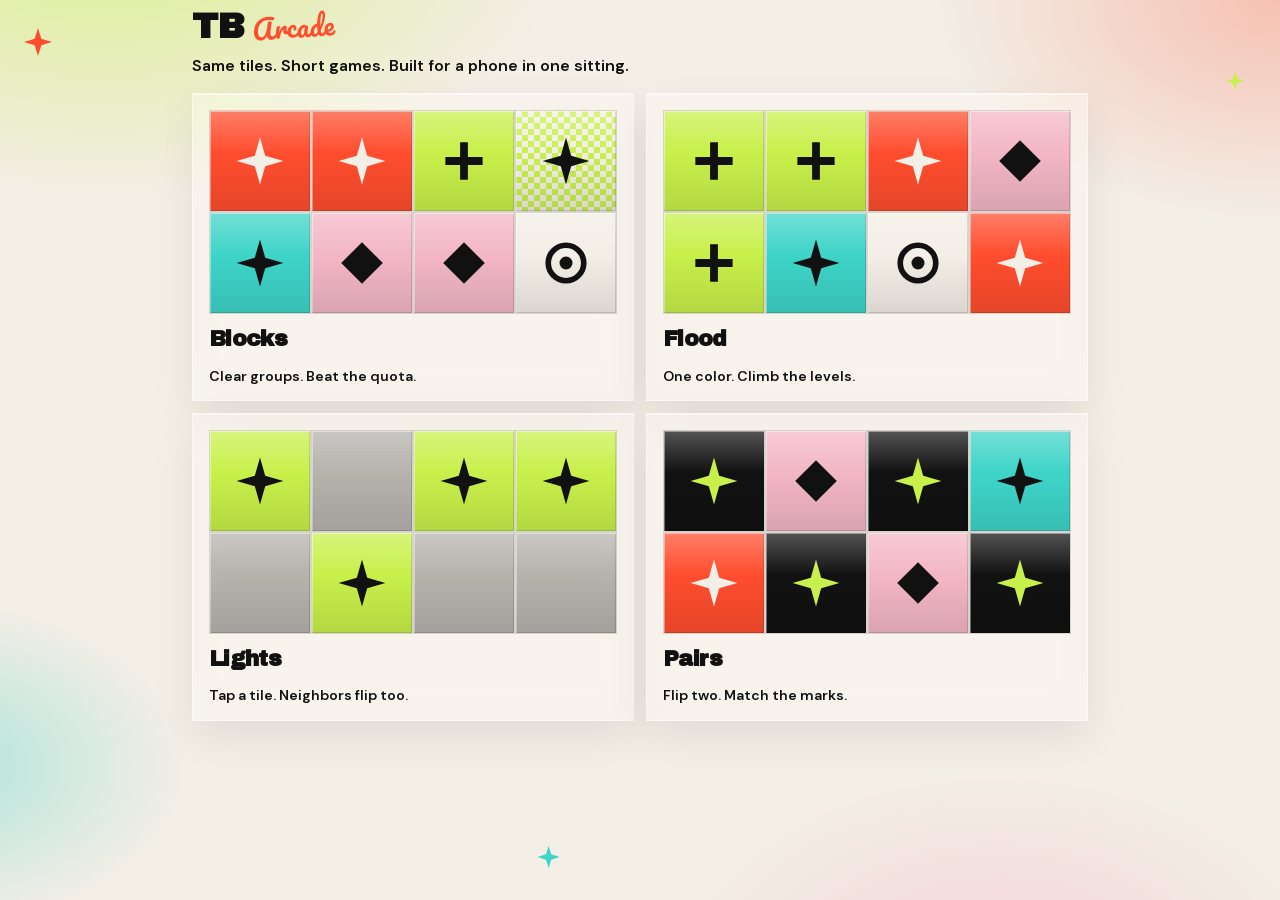
<file: index.html>
<!DOCTYPE html>
<html lang="en">
  <head>
    <meta charset="UTF-8" />
    <meta name="viewport" content="width=device-width, initial-scale=1, maximum-scale=1, viewport-fit=cover" />
    <title>TB Arcade</title>
    <meta name="description" content="Short color-tile games: Blocks, Flood, Lights, and Pairs." />
    <meta name="theme-color" content="#f3eee6" />
    <meta name="apple-mobile-web-app-capable" content="yes" />
    <meta name="apple-mobile-web-app-status-bar-style" content="black-translucent" />
    <meta name="apple-mobile-web-app-title" content="TB Arcade" />
    <meta name="mobile-web-app-capable" content="yes" />
    <link rel="stylesheet" href="css/style.css?v=6" />
    <link rel="icon" href="favicon.svg" type="image/svg+xml" />
    <link rel="icon" href="favicon-32.png" type="image/png" sizes="32x32" />
    <link rel="apple-touch-icon" href="apple-touch-icon.png" />
  </head>
  <body class="lobby">
    <div class="sparkle sparkle-a" aria-hidden="true"></div>
    <div class="sparkle sparkle-b" aria-hidden="true"></div>
    <div class="sparkle sparkle-c" aria-hidden="true"></div>

    <div class="app">
      <header class="top">
        <h1 class="logo">
          <span class="logo-strong">TB</span>
          <span class="logo-script">Arcade</span>
        </h1>
      </header>

      <p class="lobby-copy">Same tiles. Short games. Built for a phone in one sitting.</p>

      <nav class="arcade" aria-label="Games">
        <a class="game-card" href="blocks.html">
          <div class="mini" style="--cols: 4; --rows: 2">
            <span class="block c1" style="--r: 0; --c: 0"><span class="face"></span></span>
            <span class="block c1" style="--r: 0; --c: 1"><span class="face"></span></span>
            <span class="block c2" style="--r: 0; --c: 2"><span class="face"></span></span>
            <span class="block mixer" style="--r: 0; --c: 3"><span class="face"></span></span>
            <span class="block c5" style="--r: 1; --c: 0"><span class="face"></span></span>
            <span class="block c3" style="--r: 1; --c: 1"><span class="face"></span></span>
            <span class="block c3" style="--r: 1; --c: 2"><span class="face"></span></span>
            <span class="block c4" style="--r: 1; --c: 3"><span class="face"></span></span>
          </div>
          <h2>Blocks</h2>
          <p>Clear groups. Beat the quota.</p>
        </a>

        <a class="game-card" href="flood.html">
          <div class="mini" style="--cols: 4; --rows: 2">
            <span class="block c2" style="--r: 0; --c: 0"><span class="face"></span></span>
            <span class="block c2" style="--r: 0; --c: 1"><span class="face"></span></span>
            <span class="block c1" style="--r: 0; --c: 2"><span class="face"></span></span>
            <span class="block c3" style="--r: 0; --c: 3"><span class="face"></span></span>
            <span class="block c2" style="--r: 1; --c: 0"><span class="face"></span></span>
            <span class="block c5" style="--r: 1; --c: 1"><span class="face"></span></span>
            <span class="block c4" style="--r: 1; --c: 2"><span class="face"></span></span>
            <span class="block c1" style="--r: 1; --c: 3"><span class="face"></span></span>
          </div>
          <h2>Flood</h2>
          <p>One color. Climb the levels.</p>
        </a>

        <a class="game-card" href="lights.html">
          <div class="mini" style="--cols: 4; --rows: 2">
            <span class="block on" style="--r: 0; --c: 0"><span class="face"></span></span>
            <span class="block off" style="--r: 0; --c: 1"><span class="face"></span></span>
            <span class="block on" style="--r: 0; --c: 2"><span class="face"></span></span>
            <span class="block on" style="--r: 0; --c: 3"><span class="face"></span></span>
            <span class="block off" style="--r: 1; --c: 0"><span class="face"></span></span>
            <span class="block on" style="--r: 1; --c: 1"><span class="face"></span></span>
            <span class="block off" style="--r: 1; --c: 2"><span class="face"></span></span>
            <span class="block off" style="--r: 1; --c: 3"><span class="face"></span></span>
          </div>
          <h2>Lights</h2>
          <p>Tap a tile. Neighbors flip too.</p>
        </a>

        <a class="game-card" href="pairs.html">
          <div class="mini" style="--cols: 4; --rows: 2">
            <span class="block down" style="--r: 0; --c: 0"><span class="face"></span></span>
            <span class="block c3" style="--r: 0; --c: 1"><span class="face"></span></span>
            <span class="block down" style="--r: 0; --c: 2"><span class="face"></span></span>
            <span class="block c5" style="--r: 0; --c: 3"><span class="face"></span></span>
            <span class="block c1" style="--r: 1; --c: 0"><span class="face"></span></span>
            <span class="block down" style="--r: 1; --c: 1"><span class="face"></span></span>
            <span class="block c3" style="--r: 1; --c: 2"><span class="face"></span></span>
            <span class="block down" style="--r: 1; --c: 3"><span class="face"></span></span>
          </div>
          <h2>Pairs</h2>
          <p>Flip two. Match the marks.</p>
        </a>
      </nav>
    </div>
  </body>
</html>
</file>
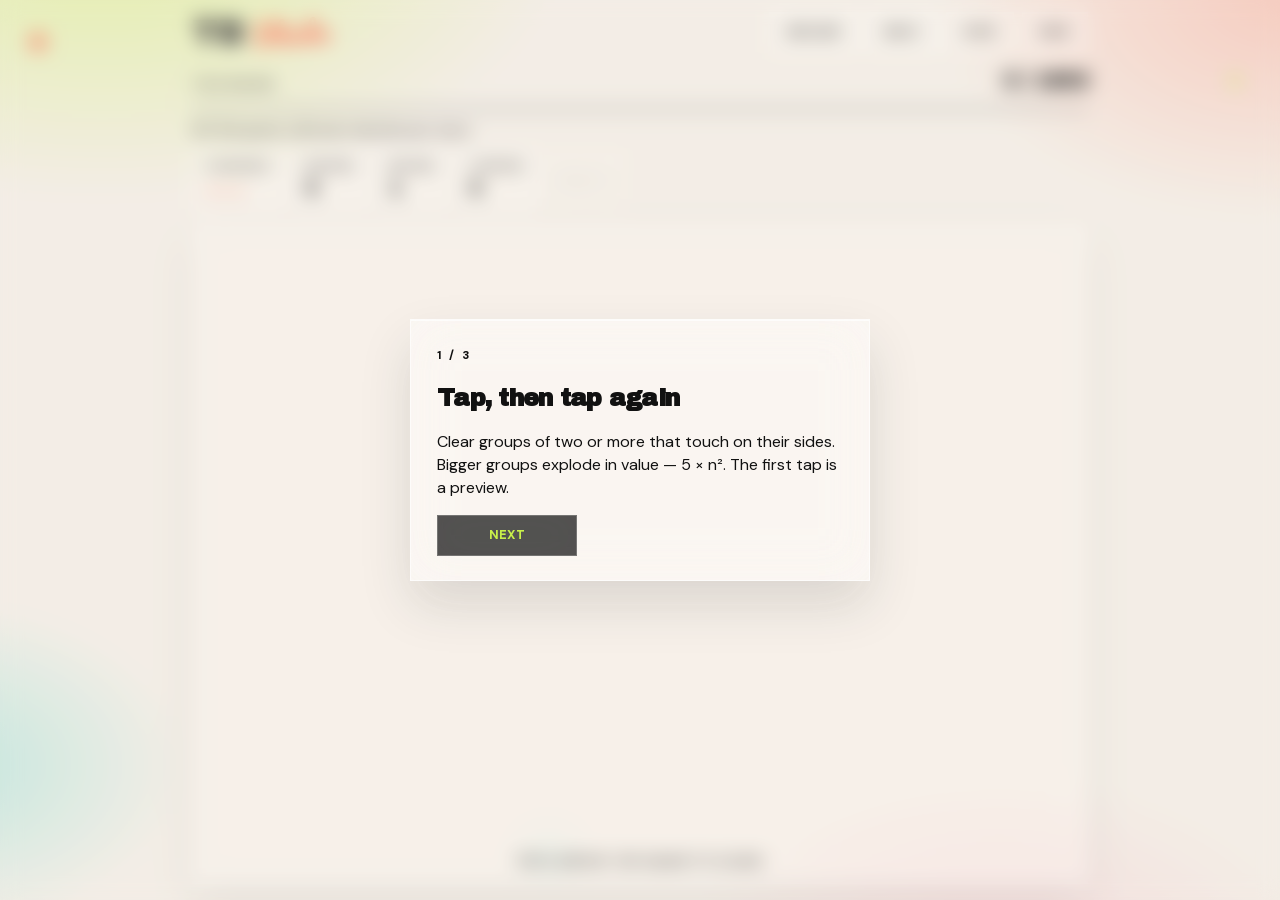
<file: blocks.html>
<!DOCTYPE html>
<html lang="en">
  <head>
    <meta charset="UTF-8" />
    <meta name="viewport" content="width=device-width, initial-scale=1, maximum-scale=1, viewport-fit=cover" />
    <title>TB Blocks</title>
    <meta name="description" content="TB Blocks — a SameGame-style color puzzle." />
    <meta name="theme-color" content="#f3eee6" />
    <meta name="apple-mobile-web-app-capable" content="yes" />
    <meta name="apple-mobile-web-app-status-bar-style" content="black-translucent" />
    <meta name="apple-mobile-web-app-title" content="TB Blocks" />
    <meta name="mobile-web-app-capable" content="yes" />
    <link rel="stylesheet" href="css/style.css?v=5" />
    <link rel="icon" href="favicon.svg" type="image/svg+xml" />
    <link rel="icon" href="favicon-32.png" type="image/png" sizes="32x32" />
    <link rel="apple-touch-icon" href="apple-touch-icon.png" />
  </head>
  <body>
    <div class="sparkle sparkle-a" aria-hidden="true"></div>
    <div class="sparkle sparkle-b" aria-hidden="true"></div>
    <div class="sparkle sparkle-c" aria-hidden="true"></div>

    <div class="app">
      <header class="top">
        <a class="logo" href="index.html" title="Arcade">
          <span class="logo-strong">TB</span>
          <span class="logo-script">Blocks</span>
        </a>
        <nav class="actions">
          <a class="ghost arcade-link" href="index.html">Arcade</a>
          <button type="button" class="ghost" id="daily-btn">Daily</button>
          <button type="button" class="ghost" id="how-btn">How</button>
          <button type="button" class="ghost" id="new-btn">New</button>
        </nav>
      </header>

      <section class="meter" aria-live="polite">
        <div class="meter-top">
          <span class="label">This board</span>
          <strong><span id="round-score">0</span> / <span id="quota">1800</span></strong>
        </div>
        <div class="meter-bar" aria-hidden="true">
          <div class="meter-fill" id="meter-fill"></div>
        </div>
        <p class="meter-note" id="meter-note">Hit the quota. Leftovers decide your stars.</p>
      </section>

      <div class="chips">
        <div class="chip" title="Charges">
          <span class="label">Charges</span>
          <div class="pips" id="charges" aria-label="3 charges"></div>
        </div>
        <div class="chip">
          <span class="label">Mixers</span>
          <strong id="mixer-count">5</strong>
        </div>
        <div class="chip">
          <span class="label">Board</span>
          <strong id="level">1</strong>
        </div>
        <div class="chip">
          <span class="label">Career</span>
          <strong id="career">0</strong>
        </div>
        <button type="button" class="chip chip-btn" id="undo-btn">Undo · 1</button>
      </div>

      <div class="stage">
        <div class="board-frame">
          <div id="board" class="board" role="grid" aria-label="TB Blocks board">
            <div id="move-chip" class="move-chip" hidden></div>
          </div>
        </div>
        <p class="hint" id="hint">Tap a group, tap again to clear.</p>
      </div>
    </div>

    <div class="toast" id="toast" hidden></div>

    <div class="modal" id="how-modal" hidden>
      <div class="sheet">
        <p class="kicker" id="how-kicker">1 / 3</p>
        <div id="how-step"></div>
        <div class="modal-actions">
          <button type="button" class="ghost" id="how-back" hidden>Back</button>
          <button type="button" class="primary" id="how-next">Next</button>
        </div>
      </div>
    </div>

    <div class="modal" id="end-modal" hidden>
      <div class="sheet">
        <p class="kicker" id="end-kicker">Board complete</p>
        <h2 id="end-title">Nice.</h2>
        <div class="stars" id="end-stars" aria-label="stars"></div>
        <dl class="results">
          <div><dt>Quota</dt><dd id="end-quota">0</dd></div>
          <div><dt>This board</dt><dd id="end-round">0</dd></div>
          <div><dt>Left on the board</dt><dd id="end-remaining">0</dd></div>
          <div><dt>Career</dt><dd id="end-total">0</dd></div>
        </dl>
        <div class="modal-actions">
          <button type="button" class="primary" id="continue-btn">Next board</button>
          <button type="button" class="primary" id="again-btn">Play again</button>
        </div>
      </div>
    </div>

    <script src="js/common.js?v=5"></script>
    <script src="js/game.js?v=5"></script>
  </body>
</html>
</file>
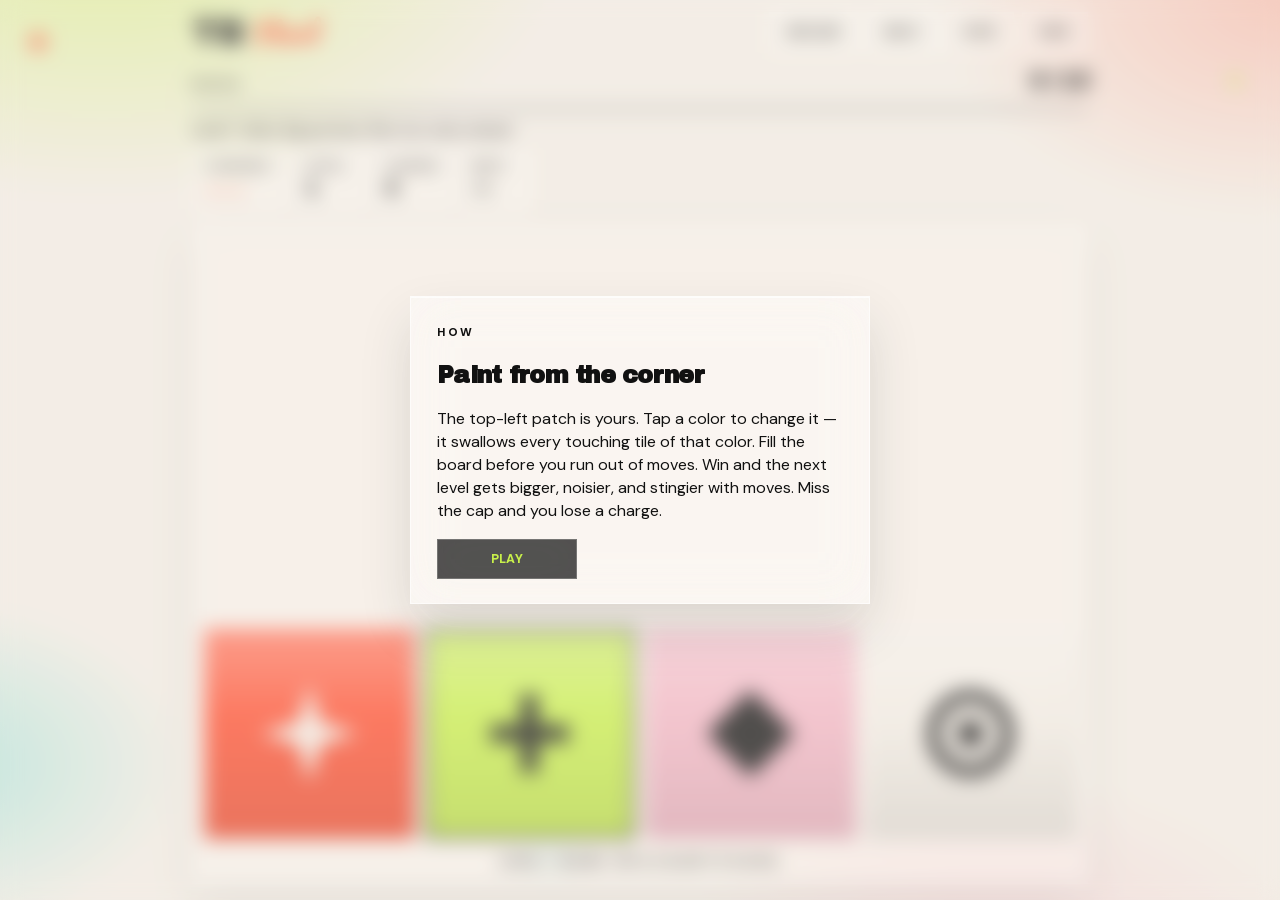
<file: flood.html>
<!DOCTYPE html>
<html lang="en">
  <head>
    <meta charset="UTF-8" />
    <meta name="viewport" content="width=device-width, initial-scale=1, maximum-scale=1, viewport-fit=cover" />
    <title>TB Flood</title>
    <meta name="description" content="Flood the board with one color before you run out of moves." />
    <meta name="theme-color" content="#f3eee6" />
    <meta name="apple-mobile-web-app-capable" content="yes" />
    <meta name="apple-mobile-web-app-status-bar-style" content="black-translucent" />
    <meta name="apple-mobile-web-app-title" content="TB Flood" />
    <meta name="mobile-web-app-capable" content="yes" />
    <link rel="stylesheet" href="css/style.css?v=6" />
    <link rel="icon" href="favicon.svg" type="image/svg+xml" />
    <link rel="icon" href="favicon-32.png" type="image/png" sizes="32x32" />
    <link rel="apple-touch-icon" href="apple-touch-icon.png" />
  </head>
  <body>
    <div class="sparkle sparkle-a" aria-hidden="true"></div>
    <div class="sparkle sparkle-b" aria-hidden="true"></div>
    <div class="sparkle sparkle-c" aria-hidden="true"></div>

    <div class="app">
      <header class="top">
        <a class="logo" href="index.html" title="Arcade">
          <span class="logo-strong">TB</span>
          <span class="logo-script">Flood</span>
        </a>
        <nav class="actions">
          <a class="ghost arcade-link" href="index.html">Arcade</a>
          <button type="button" class="ghost" id="daily-btn">Daily</button>
          <button type="button" class="ghost" id="how-btn">How</button>
          <button type="button" class="ghost" id="new-btn">New</button>
        </nav>
      </header>

      <section class="meter" aria-live="polite">
        <div class="meter-top">
          <span class="label">Moves</span>
          <strong><span id="moves">0</span> / <span id="max-moves">16</span></strong>
        </div>
        <div class="meter-bar" aria-hidden="true">
          <div class="meter-fill" id="meter-fill"></div>
        </div>
        <p class="meter-note" id="meter-note">Tap a color. The top-left region spreads.</p>
      </section>

      <div class="chips">
        <div class="chip" title="Charges">
          <span class="label">Charges</span>
          <div class="pips" id="charges" aria-label="3 charges"></div>
        </div>
        <div class="chip">
          <span class="label">Level</span>
          <strong id="level">1</strong>
        </div>
        <div class="chip">
          <span class="label">Career</span>
          <strong id="career">0</strong>
        </div>
        <div class="chip">
          <span class="label">Best</span>
          <strong id="best">—</strong>
        </div>
      </div>

      <div class="stage">
        <div class="board-frame">
          <div id="board" class="board" role="grid" aria-label="Flood board"></div>
        </div>
        <div class="palette" id="palette" aria-label="Colors"></div>
        <p class="hint" id="hint">Tap a color to flood from the top-left.</p>
      </div>
    </div>

    <div class="toast" id="toast" hidden></div>

    <div class="modal" id="how-modal" hidden>
      <div class="sheet">
        <p class="kicker">How</p>
        <h2>Paint from the corner</h2>
        <p>The top-left patch is yours. Tap a color to change it — it swallows every touching tile of that color. Fill the board before you run out of moves. Win and the next level gets bigger, noisier, and stingier with moves. Miss the cap and you lose a charge.</p>
        <div class="modal-actions">
          <button type="button" class="primary" id="how-next">Play</button>
        </div>
      </div>
    </div>

    <div class="modal" id="end-modal" hidden>
      <div class="sheet">
        <p class="kicker" id="end-kicker">Board complete</p>
        <h2 id="end-title">Nice.</h2>
        <div class="stars" id="end-stars" aria-label="stars"></div>
        <dl class="results">
          <div><dt>Level</dt><dd id="end-level">1</dd></div>
          <div><dt>Moves</dt><dd id="end-moves">0</dd></div>
          <div><dt>Leftover</dt><dd id="end-left">0</dd></div>
          <div><dt>Career</dt><dd id="end-total">0</dd></div>
        </dl>
        <div class="modal-actions">
          <button type="button" class="primary" id="continue-btn">Next board</button>
          <button type="button" class="primary" id="again-btn">Play again</button>
        </div>
      </div>
    </div>

    <script src="js/common.js?v=6"></script>
    <script src="js/flood.js?v=6"></script>
  </body>
</html>
</file>
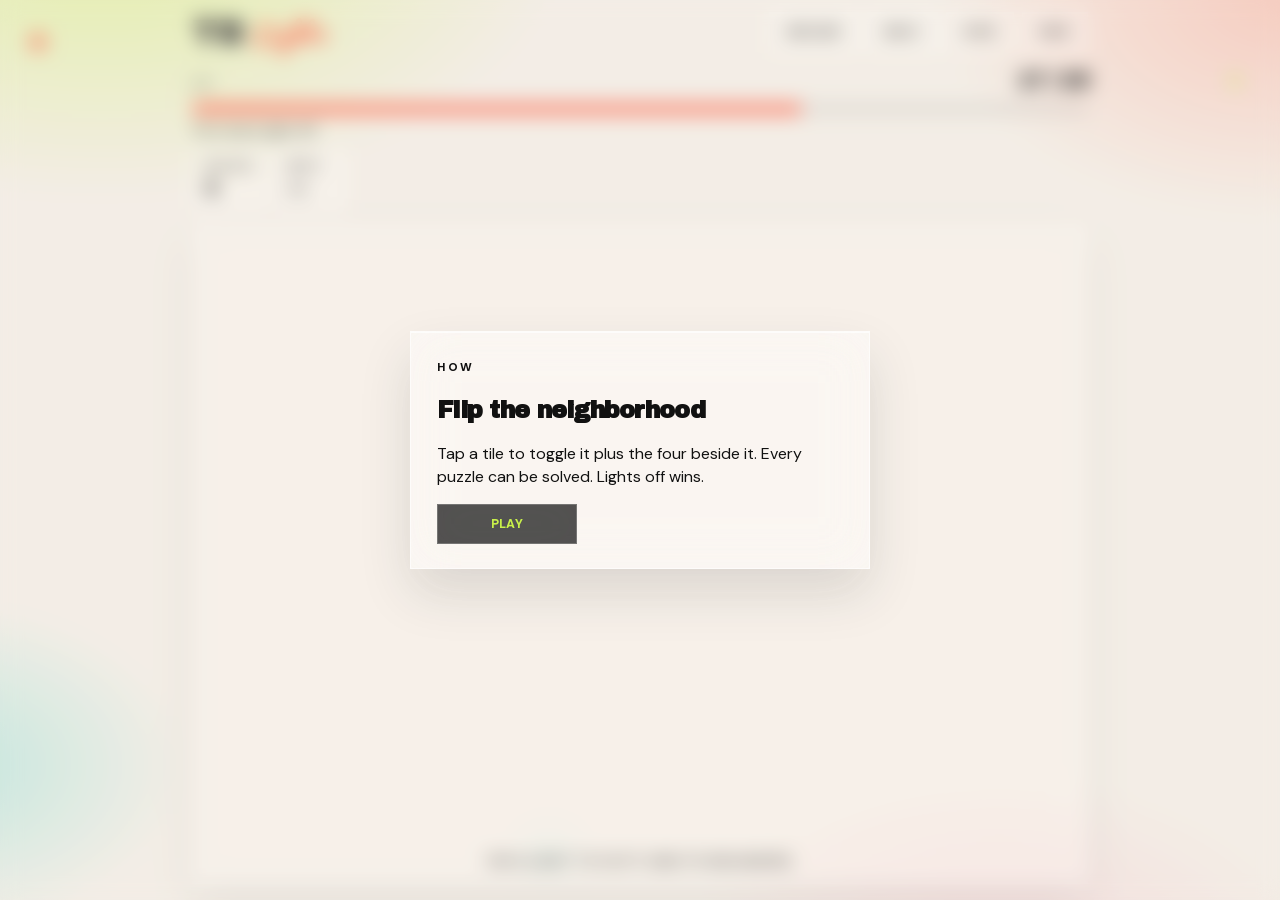
<file: lights.html>
<!DOCTYPE html>
<html lang="en">
  <head>
    <meta charset="UTF-8" />
    <meta name="viewport" content="width=device-width, initial-scale=1, maximum-scale=1, viewport-fit=cover" />
    <title>TB Lights</title>
    <meta name="description" content="Lights Out with TB tiles. Tap a light to flip it and its neighbors." />
    <meta name="theme-color" content="#f3eee6" />
    <meta name="apple-mobile-web-app-capable" content="yes" />
    <meta name="apple-mobile-web-app-status-bar-style" content="black-translucent" />
    <meta name="apple-mobile-web-app-title" content="TB Lights" />
    <meta name="mobile-web-app-capable" content="yes" />
    <link rel="stylesheet" href="css/style.css?v=5" />
    <link rel="icon" href="favicon.svg" type="image/svg+xml" />
    <link rel="icon" href="favicon-32.png" type="image/png" sizes="32x32" />
    <link rel="apple-touch-icon" href="apple-touch-icon.png" />
  </head>
  <body>
    <div class="sparkle sparkle-a" aria-hidden="true"></div>
    <div class="sparkle sparkle-b" aria-hidden="true"></div>
    <div class="sparkle sparkle-c" aria-hidden="true"></div>

    <div class="app">
      <header class="top">
        <a class="logo" href="index.html" title="Arcade">
          <span class="logo-strong">TB</span>
          <span class="logo-script">Lights</span>
        </a>
        <nav class="actions">
          <a class="ghost arcade-link" href="index.html">Arcade</a>
          <button type="button" class="ghost" id="daily-btn">Daily</button>
          <button type="button" class="ghost" id="how-btn">How</button>
          <button type="button" class="ghost" id="new-btn">New</button>
        </nav>
      </header>

      <section class="meter" aria-live="polite">
        <div class="meter-top">
          <span class="label">Lit</span>
          <strong><span id="lit">0</span> / <span id="total">25</span></strong>
        </div>
        <div class="meter-bar" aria-hidden="true">
          <div class="meter-fill hot" id="meter-fill"></div>
        </div>
        <p class="meter-note" id="meter-note">Turn every light off.</p>
      </section>

      <div class="chips">
        <div class="chip">
          <span class="label">Moves</span>
          <strong id="moves">0</strong>
        </div>
        <div class="chip">
          <span class="label">Best</span>
          <strong id="best">—</strong>
        </div>
      </div>

      <div class="stage">
        <div class="board-frame">
          <div id="board" class="board" role="grid" aria-label="Lights board"></div>
        </div>
        <p class="hint" id="hint">Tap a light to flip it and its neighbors.</p>
      </div>
    </div>

    <div class="toast" id="toast" hidden></div>

    <div class="modal" id="how-modal" hidden>
      <div class="sheet">
        <p class="kicker">How</p>
        <h2>Flip the neighborhood</h2>
        <p>Tap a tile to toggle it plus the four beside it. Every puzzle can be solved. Lights off wins.</p>
        <div class="modal-actions">
          <button type="button" class="primary" id="how-next">Play</button>
        </div>
      </div>
    </div>

    <div class="modal" id="end-modal" hidden>
      <div class="sheet">
        <p class="kicker" id="end-kicker">Dark</p>
        <h2 id="end-title">All off.</h2>
        <div class="stars" id="end-stars" aria-label="stars"></div>
        <dl class="results">
          <div><dt>Moves</dt><dd id="end-moves">0</dd></div>
        </dl>
        <div class="modal-actions">
          <button type="button" class="primary" id="again-btn">Play again</button>
        </div>
      </div>
    </div>

    <script src="js/common.js?v=5"></script>
    <script src="js/lights.js?v=5"></script>
  </body>
</html>
</file>
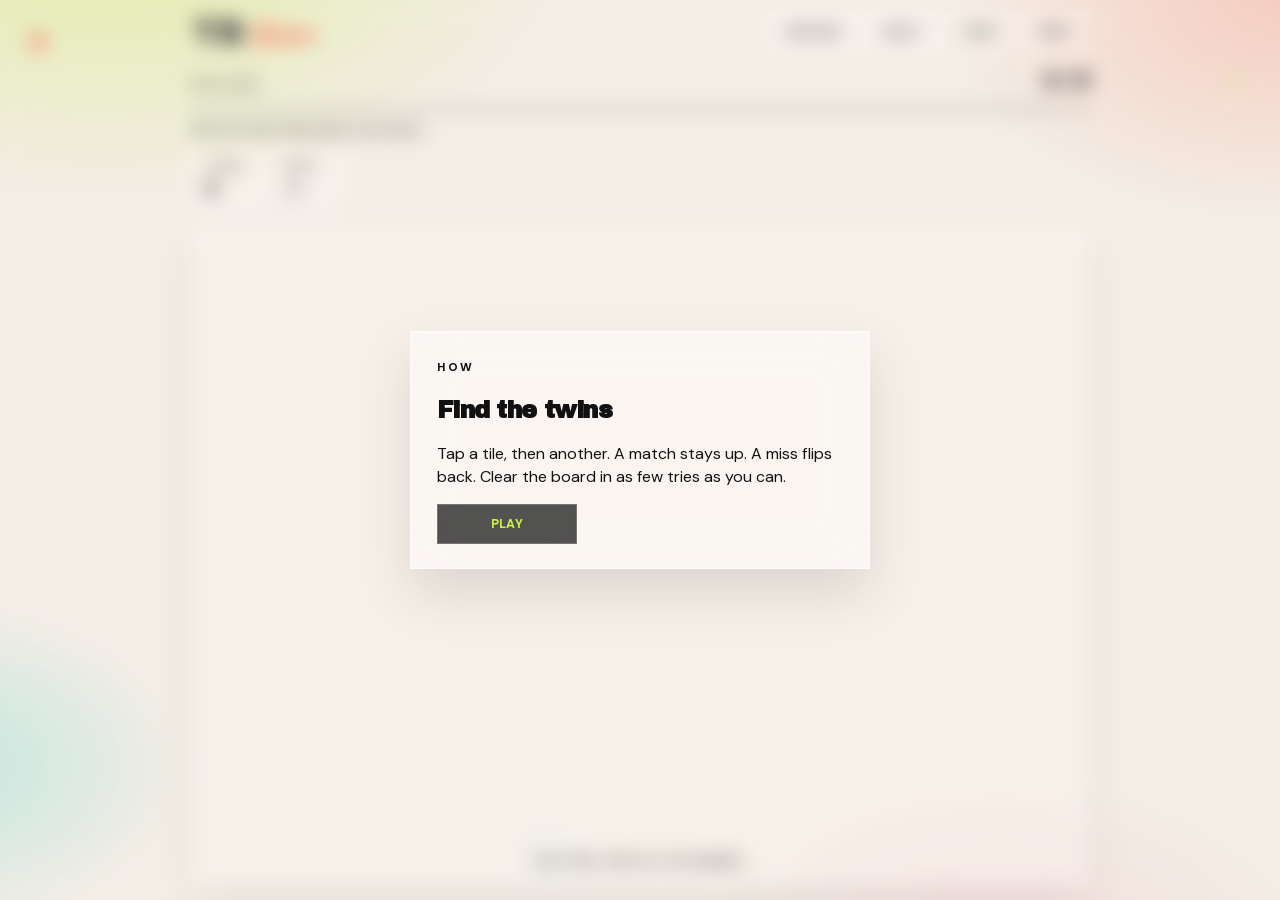
<file: pairs.html>
<!DOCTYPE html>
<html lang="en">
  <head>
    <meta charset="UTF-8" />
    <meta name="viewport" content="width=device-width, initial-scale=1, maximum-scale=1, viewport-fit=cover" />
    <title>TB Pairs</title>
    <meta name="description" content="Memory match with TB tiles." />
    <meta name="theme-color" content="#f3eee6" />
    <meta name="apple-mobile-web-app-capable" content="yes" />
    <meta name="apple-mobile-web-app-status-bar-style" content="black-translucent" />
    <meta name="apple-mobile-web-app-title" content="TB Pairs" />
    <meta name="mobile-web-app-capable" content="yes" />
    <link rel="stylesheet" href="css/style.css?v=5" />
    <link rel="icon" href="favicon.svg" type="image/svg+xml" />
    <link rel="icon" href="favicon-32.png" type="image/png" sizes="32x32" />
    <link rel="apple-touch-icon" href="apple-touch-icon.png" />
  </head>
  <body>
    <div class="sparkle sparkle-a" aria-hidden="true"></div>
    <div class="sparkle sparkle-b" aria-hidden="true"></div>
    <div class="sparkle sparkle-c" aria-hidden="true"></div>

    <div class="app">
      <header class="top">
        <a class="logo" href="index.html" title="Arcade">
          <span class="logo-strong">TB</span>
          <span class="logo-script">Pairs</span>
        </a>
        <nav class="actions">
          <a class="ghost arcade-link" href="index.html">Arcade</a>
          <button type="button" class="ghost" id="daily-btn">Daily</button>
          <button type="button" class="ghost" id="how-btn">How</button>
          <button type="button" class="ghost" id="new-btn">New</button>
        </nav>
      </header>

      <section class="meter" aria-live="polite">
        <div class="meter-top">
          <span class="label">Matched</span>
          <strong><span id="matched">0</span> / <span id="pair-count">8</span></strong>
        </div>
        <div class="meter-bar" aria-hidden="true">
          <div class="meter-fill" id="meter-fill"></div>
        </div>
        <p class="meter-note" id="meter-note">Flip two tiles. Remember the marks.</p>
      </section>

      <div class="chips">
        <div class="chip">
          <span class="label">Tries</span>
          <strong id="tries">0</strong>
        </div>
        <div class="chip">
          <span class="label">Best</span>
          <strong id="best">—</strong>
        </div>
      </div>

      <div class="stage">
        <div class="board-frame">
          <div id="board" class="board" role="grid" aria-label="Pairs board"></div>
        </div>
        <p class="hint" id="hint">Flip two. Match the marks.</p>
      </div>
    </div>

    <div class="toast" id="toast" hidden></div>

    <div class="modal" id="how-modal" hidden>
      <div class="sheet">
        <p class="kicker">How</p>
        <h2>Find the twins</h2>
        <p>Tap a tile, then another. A match stays up. A miss flips back. Clear the board in as few tries as you can.</p>
        <div class="modal-actions">
          <button type="button" class="primary" id="how-next">Play</button>
        </div>
      </div>
    </div>

    <div class="modal" id="end-modal" hidden>
      <div class="sheet">
        <p class="kicker" id="end-kicker">Matched</p>
        <h2 id="end-title">All pairs.</h2>
        <div class="stars" id="end-stars" aria-label="stars"></div>
        <dl class="results">
          <div><dt>Tries</dt><dd id="end-tries">0</dd></div>
        </dl>
        <div class="modal-actions">
          <button type="button" class="primary" id="again-btn">Play again</button>
        </div>
      </div>
    </div>

    <script src="js/common.js?v=5"></script>
    <script src="js/pairs.js?v=5"></script>
  </body>
</html>
</file>
<file: css/style.css>
@font-face {
  font-family: "Archivo Black";
  font-style: normal;
  font-weight: 400;
  font-display: swap;
  src: url("../fonts/archivo-black.woff2") format("woff2");
}

@font-face {
  font-family: "DM Sans";
  font-style: normal;
  font-weight: 400 800;
  font-display: swap;
  src: url("../fonts/dm-sans.woff2") format("woff2");
}

@font-face {
  font-family: "Pacifico";
  font-style: normal;
  font-weight: 400;
  font-display: swap;
  src: url("../fonts/pacifico.woff2") format("woff2");
}

:root {
  --ink: #111111;
  --cream: #f3eee6;
  --lime: #c8f04a;
  --coral: #ff4d2e;
  --pink: #f3b6c5;
  --teal: #3ed4c8;
  --line: #111111;
  --c1: var(--coral);
  --c2: var(--lime);
  --c3: var(--pink);
  --c4: var(--cream);
  --c5: var(--teal);
  --mixer: #ffffff;
  --sparkle: polygon(50% 0%, 62% 38%, 100% 50%, 62% 62%, 50% 100%, 38% 62%, 0 50%, 38% 38%);
  --glass: blur(18px) saturate(1.35);
}

* {
  box-sizing: border-box;
}

html,
body {
  margin: 0;
  min-height: 100%;
  min-height: 100dvh;
  background:
    radial-gradient(900px 520px at 8% -8%, rgba(200, 240, 74, 0.55), transparent 52%),
    radial-gradient(720px 460px at 100% 0%, rgba(255, 77, 46, 0.28), transparent 48%),
    radial-gradient(640px 420px at 78% 110%, rgba(243, 182, 197, 0.5), transparent 52%),
    radial-gradient(520px 340px at -5% 85%, rgba(62, 212, 200, 0.38), transparent 48%),
    var(--cream);
  color: var(--ink);
  font: 16px/1.45 "DM Sans", "Segoe UI", system-ui, sans-serif;
  touch-action: manipulation;
  overscroll-behavior: none;
}

button {
  font: inherit;
  cursor: pointer;
  -webkit-tap-highlight-color: transparent;
}

.sparkle {
  position: fixed;
  background: var(--ink);
  clip-path: var(--sparkle);
  pointer-events: none;
  z-index: 0;
}

.sparkle-a {
  width: 28px;
  height: 28px;
  top: 28px;
  left: 24px;
  background: var(--coral);
}

.sparkle-b {
  width: 18px;
  height: 18px;
  top: 72px;
  right: 36px;
  background: var(--lime);
}

.sparkle-c {
  width: 22px;
  height: 22px;
  bottom: 32px;
  left: 42%;
  background: var(--teal);
}

.app {
  position: relative;
  z-index: 1;
  max-width: 920px;
  margin: 0 auto;
  min-height: 100dvh;
  display: flex;
  flex-direction: column;
  padding:
    max(12px, env(safe-area-inset-top))
    max(12px, env(safe-area-inset-right))
    max(16px, env(safe-area-inset-bottom))
    max(12px, env(safe-area-inset-left));
}

.top {
  display: flex;
  align-items: center;
  justify-content: space-between;
  gap: 16px;
  margin-bottom: 14px;
  flex-wrap: wrap;
}

.kicker {
  margin: 0 0 6px;
  font-size: 0.72rem;
  font-weight: 800;
  letter-spacing: 0.22em;
  text-transform: uppercase;
}

a.ghost,
a.primary {
  display: inline-grid;
  place-items: center;
  text-decoration: none;
}

.logo {
  margin: 0;
  display: flex;
  align-items: baseline;
  gap: 10px;
  line-height: 0.8;
  text-decoration: none;
  color: inherit;
}

.logo-strong {
  font-family: "Archivo Black", sans-serif;
  font-size: clamp(1.6rem, 4vw, 2.2rem);
  letter-spacing: -0.04em;
}

.logo-script {
  font-family: Pacifico, cursive;
  font-size: clamp(1.2rem, 3vw, 1.7rem);
  font-weight: 400;
  color: var(--coral);
  transform: rotate(-4deg);
}

.actions {
  display: flex;
  gap: 8px;
}

.ghost,
.primary {
  border: 1px solid rgba(255, 255, 255, 0.55);
  border-radius: 0;
  padding: 10px 16px;
  font-weight: 800;
  letter-spacing: 0.04em;
  text-transform: uppercase;
  font-size: 0.78rem;
}

.ghost {
  background: rgba(255, 255, 255, 0.32);
  color: var(--ink);
  backdrop-filter: var(--glass);
  -webkit-backdrop-filter: var(--glass);
  box-shadow: inset 0 1px 0 rgba(255, 255, 255, 0.55);
}

@media (hover: hover) {
  .ghost:hover {
    background: rgba(200, 240, 74, 0.55);
    color: var(--ink);
  }

  .primary:hover {
    background: rgba(255, 77, 46, 0.8);
    color: var(--cream);
  }
}

.primary {
  background: rgba(17, 17, 17, 0.72);
  color: var(--lime);
  min-width: 140px;
  backdrop-filter: var(--glass);
  -webkit-backdrop-filter: var(--glass);
  border-color: rgba(255, 255, 255, 0.2);
}

.primary:active {
  background: rgba(255, 77, 46, 0.8);
  color: var(--cream);
}

.meter {
  margin-bottom: 10px;
}

.meter-top {
  display: flex;
  justify-content: space-between;
  align-items: baseline;
  gap: 12px;
  margin-bottom: 6px;
}

.meter-top .label,
.chip .label {
  font-size: 0.68rem;
  font-weight: 800;
  text-transform: uppercase;
  letter-spacing: 0.14em;
}

.meter-top strong {
  font-family: "Archivo Black", sans-serif;
  font-size: 1.35rem;
  letter-spacing: -0.03em;
}

.meter-bar {
  height: 12px;
  background: rgba(17, 17, 17, 0.12);
  border: 1px solid rgba(255, 255, 255, 0.45);
  overflow: hidden;
}

.meter-fill {
  height: 100%;
  width: 0;
  background: var(--lime);
  transition: width 0.35s ease;
}

.meter-fill.hot {
  background: var(--coral);
}

.meter-note {
  margin: 6px 0 0;
  font-size: 0.82rem;
  font-weight: 600;
}

.chips {
  display: flex;
  flex-wrap: nowrap;
  gap: 8px;
  margin-bottom: 12px;
  overflow-x: auto;
  -webkit-overflow-scrolling: touch;
  scrollbar-width: none;
}

.chips::-webkit-scrollbar {
  display: none;
}

.chip,
.chip-btn {
  display: grid;
  gap: 2px;
  min-width: 72px;
  flex: 0 0 auto;
  padding: 8px 12px;
  border: 1px solid rgba(255, 255, 255, 0.5);
  background: rgba(255, 255, 255, 0.32);
  backdrop-filter: var(--glass);
  -webkit-backdrop-filter: var(--glass);
  box-shadow: inset 0 1px 0 rgba(255, 255, 255, 0.55);
}

.chip strong {
  font-family: "Archivo Black", sans-serif;
  font-size: 1.1rem;
}

.chip-btn {
  cursor: pointer;
  font-weight: 800;
  letter-spacing: 0.04em;
  text-transform: uppercase;
  font-size: 0.78rem;
  align-content: center;
}

.chip-btn:disabled {
  opacity: 0.4;
  cursor: default;
}

.pips {
  display: flex;
  gap: 5px;
  margin-top: 4px;
}

.pip {
  width: 10px;
  height: 10px;
  background: rgba(17, 17, 17, 0.15);
  clip-path: var(--sparkle);
}

.pip.on {
  background: var(--coral);
}

.stage {
  flex: 1;
  min-height: 0;
  display: flex;
  flex-direction: column;
  background: rgba(255, 255, 255, 0.28);
  backdrop-filter: var(--glass);
  -webkit-backdrop-filter: var(--glass);
  border: 1px solid rgba(255, 255, 255, 0.5);
  padding: 10px 10px 8px;
  box-shadow:
    inset 0 1px 0 rgba(255, 255, 255, 0.55),
    0 16px 40px rgba(17, 17, 17, 0.08);
}

.board-frame {
  flex: 1;
  min-height: 160px;
  display: grid;
  place-items: center;
  container-type: size;
}

.board {
  --cols: 14;
  --rows: 9;
  position: relative;
  width: min(100%, calc(100cqh * var(--cols) / var(--rows)));
  aspect-ratio: var(--cols) / var(--rows);
  max-height: 100%;
  background: rgba(17, 17, 17, 0.16);
  overflow: hidden;
  user-select: none;
  -webkit-user-select: none;
  -webkit-touch-callout: none;
}

.move-chip {
  position: absolute;
  left: calc(100% / var(--cols) * var(--c));
  top: calc(100% / var(--rows) * var(--r));
  z-index: 8;
  transform: translate(-10%, -120%);
  pointer-events: none;
  background: var(--ink);
  color: var(--lime);
  font-family: "Archivo Black", sans-serif;
  font-size: 0.85rem;
  padding: 4px 8px;
  white-space: nowrap;
}

.move-chip[hidden] {
  display: none;
}

.block {
  position: absolute;
  left: 0;
  top: 0;
  width: calc(100% / var(--cols));
  height: calc(100% / var(--rows));
  border: 0;
  padding: 0;
  background: transparent;
  touch-action: manipulation;
  transform: translate(calc(var(--c) * 100%), calc(var(--r) * 100%));
  transition:
    transform 0.28s cubic-bezier(0.2, 0.8, 0.2, 1),
    opacity 0.18s ease;
  z-index: 1;
}

.block .face {
  position: absolute;
  inset: 1px;
  border-radius: 0;
  overflow: hidden;
  box-shadow:
    inset 1px 1px 0 rgba(255, 255, 255, 0.42),
    inset -1px -1px 0 rgba(0, 0, 0, 0.14);
}

.block .face::before,
.block .face::after {
  content: "";
  position: absolute;
  pointer-events: none;
}

.block .face::before {
  inset: 0;
  background: linear-gradient(
    180deg,
    rgba(255, 255, 255, 0.28) 0%,
    transparent 42%,
    rgba(0, 0, 0, 0.1) 100%
  );
}

.block .face::after {
  inset: 24%;
  z-index: 1;
  background: currentColor;
  -webkit-mask: var(--mark) center / contain no-repeat;
  mask: var(--mark) center / contain no-repeat;
}

.block.c1 .face { background: var(--c1); color: var(--cream); --mark: url("data:image/svg+xml,%3Csvg xmlns='http://www.w3.org/2000/svg' viewBox='0 0 24 24'%3E%3Cpath fill='black' d='M12 1.2 14.4 9.6 22.8 12 14.4 14.4 12 22.8 9.6 14.4 1.2 12 9.6 9.6z'/%3E%3C/svg%3E"); }
.block.c2 .face { background: var(--c2); color: var(--ink); --mark: url("data:image/svg+xml,%3Csvg xmlns='http://www.w3.org/2000/svg' viewBox='0 0 24 24'%3E%3Cpath fill='black' d='M10.2 3.4h3.6v6.8h6.8v3.6h-6.8v6.8h-3.6v-6.8H3.4v-3.6h6.8z'/%3E%3C/svg%3E"); }
.block.c3 .face { background: var(--c3); color: var(--ink); --mark: url("data:image/svg+xml,%3Csvg xmlns='http://www.w3.org/2000/svg' viewBox='0 0 24 24'%3E%3Cpath fill='black' d='M12 2.4 21.6 12 12 21.6 2.4 12z'/%3E%3C/svg%3E"); }
.block.c4 .face { background: var(--c4); color: var(--ink); --mark: url("data:image/svg+xml,%3Csvg xmlns='http://www.w3.org/2000/svg' viewBox='0 0 24 24'%3E%3Ccircle cx='12' cy='12' r='8.2' fill='none' stroke='black' stroke-width='2.6'/%3E%3Ccircle cx='12' cy='12' r='3' fill='black'/%3E%3C/svg%3E"); }
.block.c5 .face { background: var(--c5); color: var(--ink); --mark: url("data:image/svg+xml,%3Csvg xmlns='http://www.w3.org/2000/svg' viewBox='0 0 24 24'%3E%3Cpath fill='black' d='M12 1.2 14.4 9.6 22.8 12 14.4 14.4 12 22.8 9.6 14.4 1.2 12 9.6 9.6z'/%3E%3C/svg%3E"); }
.block.c6 .face { background: var(--ink); color: var(--lime); --mark: url("data:image/svg+xml,%3Csvg xmlns='http://www.w3.org/2000/svg' viewBox='0 0 24 24'%3E%3Cpath fill='black' d='M12 1.2 14.4 9.6 22.8 12 14.4 14.4 12 22.8 9.6 14.4 1.2 12 9.6 9.6z'/%3E%3C/svg%3E"); }
.block.c7 .face { background: #fff; color: var(--coral); --mark: url("data:image/svg+xml,%3Csvg xmlns='http://www.w3.org/2000/svg' viewBox='0 0 24 24'%3E%3Cpath fill='black' d='M10.2 3.4h3.6v6.8h6.8v3.6h-6.8v6.8h-3.6v-6.8H3.4v-3.6h6.8z'/%3E%3C/svg%3E"); }

.block.mixer .face {
  background:
    repeating-conic-gradient(var(--lime) 0 25%, var(--cream) 0 50%)
    0 0 / 12px 12px;
}

.block.mixer .face::after {
  color: var(--ink);
  --mark: url("data:image/svg+xml,%3Csvg xmlns='http://www.w3.org/2000/svg' viewBox='0 0 24 24'%3E%3Cpath fill='black' d='M12 1.2 14.4 9.6 22.8 12 14.4 14.4 12 22.8 9.6 14.4 1.2 12 9.6 9.6z'/%3E%3C/svg%3E");
}

.block.selected .face {
  outline: 3px solid var(--cream);
  outline-offset: -3px;
}

.block.c4.selected .face,
.block.c2.selected .face,
.block.c3.selected .face,
.block.c5.selected .face,
.block.mixer.selected .face {
  outline-color: var(--ink);
}

.block.mix-range .face {
  outline: 3px solid var(--lime);
  outline-offset: -3px;
}

.block.removing {
  opacity: 0;
  transform: translate(calc(var(--c) * 100%), calc(var(--r) * 100%)) scale(0.4);
  pointer-events: none;
}

.block:focus-visible .face {
  outline: 3px solid var(--coral);
  outline-offset: -3px;
}

.hint {
  margin: 12px 0 4px;
  text-align: center;
  color: var(--ink);
  font-size: 0.82rem;
  font-weight: 600;
  letter-spacing: 0.04em;
  text-transform: uppercase;
}

.modal {
  position: fixed;
  inset: 0;
  background: rgba(243, 238, 230, 0.28);
  backdrop-filter: blur(10px);
  -webkit-backdrop-filter: blur(10px);
  display: grid;
  place-items: center;
  padding:
    max(20px, env(safe-area-inset-top))
    max(16px, env(safe-area-inset-right))
    max(20px, env(safe-area-inset-bottom))
    max(16px, env(safe-area-inset-left));
  z-index: 20;
}

.modal[hidden] {
  display: none;
}

.sheet {
  width: min(460px, 100%);
  background: rgba(255, 255, 255, 0.42);
  backdrop-filter: blur(24px) saturate(1.4);
  -webkit-backdrop-filter: blur(24px) saturate(1.4);
  border: 1px solid rgba(255, 255, 255, 0.6);
  border-radius: 0;
  padding: 28px 26px 24px;
  box-shadow:
    inset 0 1px 0 rgba(255, 255, 255, 0.65),
    0 24px 50px rgba(17, 17, 17, 0.12);
}

.sheet h2 {
  margin: 0 0 14px;
  font-family: "Archivo Black", sans-serif;
  letter-spacing: -0.03em;
}

.sheet ol {
  padding-left: 1.15em;
}

.sheet li + li {
  margin-top: 8px;
}

.results {
  margin: 0 0 18px;
}

.results > div {
  display: flex;
  justify-content: space-between;
  padding: 8px 0;
  border-bottom: 2px solid var(--ink);
}

.results dt {
  text-transform: uppercase;
  letter-spacing: 0.08em;
  font-size: 0.78rem;
  font-weight: 800;
}

.results dd {
  margin: 0;
  font-family: "Archivo Black", sans-serif;
}

.modal-actions {
  display: flex;
  gap: 10px;
  margin-top: 8px;
}

.stars {
  font-size: 2rem;
  letter-spacing: 0.12em;
  color: var(--coral);
  margin: 0 0 12px;
}

.toast {
  position: fixed;
  left: 50%;
  bottom: max(28px, calc(env(safe-area-inset-bottom) + 16px));
  transform: translateX(-50%);
  z-index: 30;
  background: var(--ink);
  color: var(--lime);
  font-family: "Archivo Black", sans-serif;
  padding: 10px 16px;
  letter-spacing: 0.04em;
}

.toast[hidden] {
  display: none;
}

.sheet p {
  margin: 0 0 16px;
}

@media (max-width: 760px) {
  html,
  body {
    height: 100dvh;
    overflow: hidden;
  }

  body.lobby {
    height: auto;
    overflow: auto;
  }

  .arcade-link {
    display: none;
  }

  .sparkle {
    display: none;
  }

  .top {
    gap: 10px;
    margin-bottom: 10px;
  }

  .logo-strong {
    font-size: 1.35rem;
  }

  .logo-script {
    font-size: 1.15rem;
  }

  .actions {
    gap: 6px;
  }

  .ghost,
  .primary {
    min-height: 44px;
    min-width: 0;
    padding: 10px 12px;
  }

  .meter {
    margin-bottom: 8px;
  }

  .meter-note {
    display: none;
  }

  .chips {
    margin-bottom: 8px;
  }

  .chip,
  .chip-btn {
    min-height: 44px;
  }

  .hint {
    margin: 8px 0 2px;
    font-size: 0.72rem;
  }

  .sheet {
    padding: 22px 18px 18px;
    max-height: calc(100dvh - 40px);
    overflow: auto;
  }

  .modal-actions {
    flex-direction: column;
  }

  .modal-actions .ghost,
  .modal-actions .primary {
    width: 100%;
  }

  .move-chip {
    font-size: 0.72rem;
    padding: 3px 6px;
  }

  .block .face {
    inset: 2px;
  }
}

@supports not (width: 1cqh) {
  .board {
    width: 100%;
    max-height: min(100%, 58dvh);
  }
}

.palette {
  display: grid;
  grid-template-columns: repeat(5, 1fr);
  gap: 8px;
  margin-top: 10px;
}

.palette .block {
  position: relative;
  width: 100%;
  height: auto;
  aspect-ratio: 1;
  transform: none;
  min-height: 48px;
}

.palette .block.current .face {
  outline: 3px solid var(--ink);
  outline-offset: -3px;
}

.block.on .face {
  background: var(--lime);
  color: var(--ink);
  --mark: url("data:image/svg+xml,%3Csvg xmlns='http://www.w3.org/2000/svg' viewBox='0 0 24 24'%3E%3Cpath fill='black' d='M12 1.2 14.4 9.6 22.8 12 14.4 14.4 12 22.8 9.6 14.4 1.2 12 9.6 9.6z'/%3E%3C/svg%3E");
}

.block.off .face {
  background: rgba(17, 17, 17, 0.16);
  color: transparent;
}

.block.off .face::after {
  display: none;
}

.block.down .face {
  background: var(--ink);
  color: var(--lime);
  --mark: url("data:image/svg+xml,%3Csvg xmlns='http://www.w3.org/2000/svg' viewBox='0 0 24 24'%3E%3Cpath fill='black' d='M12 1.2 14.4 9.6 22.8 12 14.4 14.4 12 22.8 9.6 14.4 1.2 12 9.6 9.6z'/%3E%3C/svg%3E");
}

.block.matched {
  pointer-events: none;
}

.block.matched .face {
  opacity: 0.45;
}

.arcade {
  display: grid;
  grid-template-columns: 1fr 1fr;
  gap: 12px;
  flex: 1;
  align-content: start;
  min-height: 0;
}

.game-card {
  display: flex;
  flex-direction: column;
  gap: 10px;
  min-height: 0;
  padding: 16px 16px 14px;
  text-decoration: none;
  color: inherit;
  background: rgba(255, 255, 255, 0.32);
  backdrop-filter: var(--glass);
  -webkit-backdrop-filter: var(--glass);
  border: 1px solid rgba(255, 255, 255, 0.5);
  box-shadow:
    inset 0 1px 0 rgba(255, 255, 255, 0.55),
    0 16px 40px rgba(17, 17, 17, 0.08);
}

.game-card h2 {
  margin: 0;
  font-family: "Archivo Black", sans-serif;
  letter-spacing: -0.03em;
  font-size: 1.35rem;
}

.game-card p {
  margin: 0;
  font-size: 0.88rem;
  font-weight: 600;
}

.mini {
  --cols: 4;
  --rows: 2;
  position: relative;
  width: 100%;
  aspect-ratio: var(--cols) / var(--rows);
  background: rgba(17, 17, 17, 0.14);
  overflow: hidden;
}

.mini .block {
  pointer-events: none;
}

.lobby-copy {
  margin: 0 0 16px;
  max-width: 28rem;
  font-weight: 600;
}

@media (hover: hover) {
  .game-card:hover {
    background: rgba(200, 240, 74, 0.42);
  }
}

@media (prefers-reduced-motion: reduce) {
  .block,
  .meter-fill {
    transition: none;
  }
}

@media (max-width: 760px) {
  .arcade {
    gap: 10px;
  }

  .game-card {
    padding: 12px;
    min-height: 44px;
  }

  .game-card h2 {
    font-size: 1.1rem;
  }

  .palette .block {
    min-height: 52px;
  }
}
</file>
